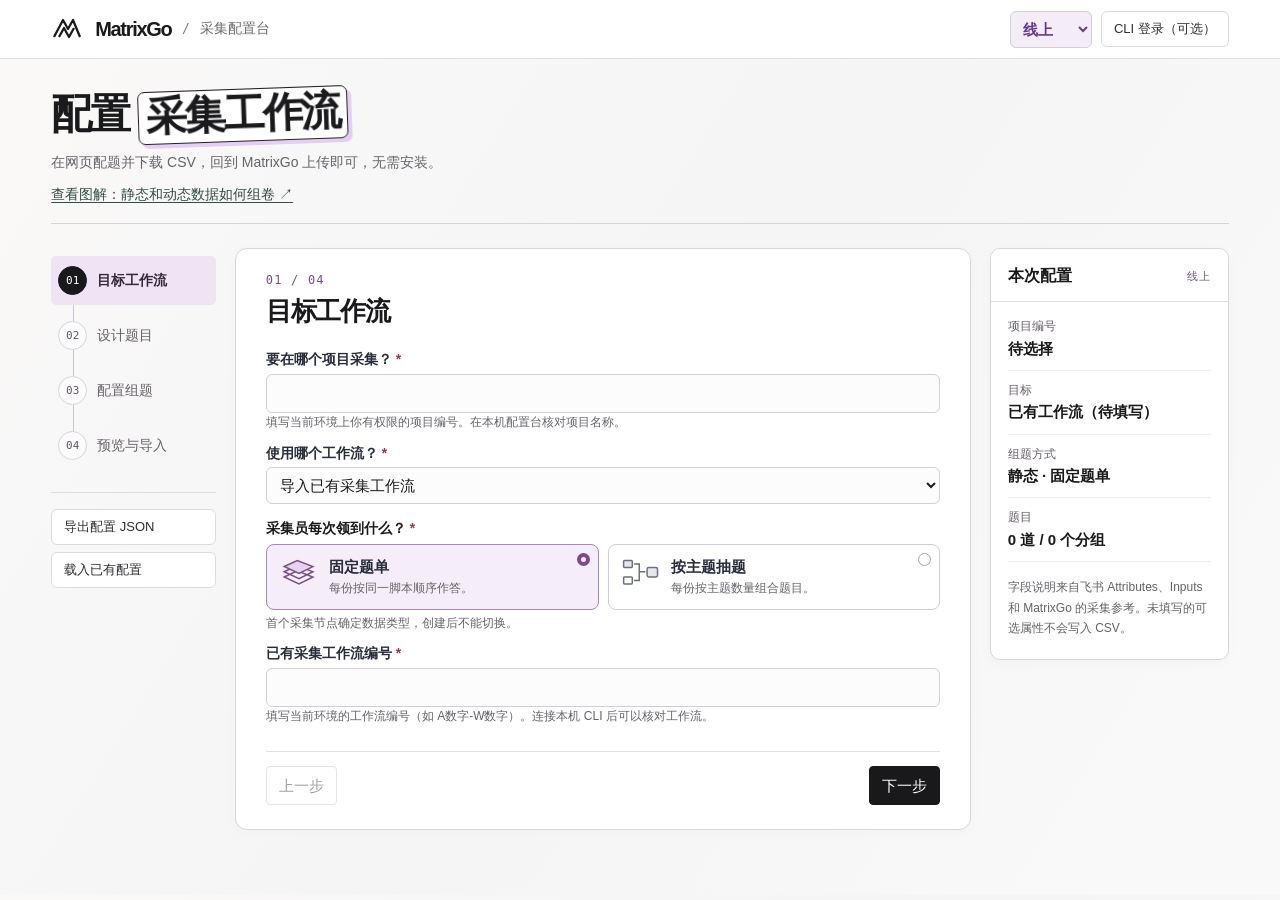
<file: index.html>
<!doctype html><html lang="zh-CN"><meta charset="utf-8"><meta name="viewport" content="width=device-width,initial-scale=1"><title>MatrixGo 采集配置台</title><link rel="stylesheet" href="ui.css"><header><div><span class="mark" aria-hidden="true"><svg viewBox="0 0 32 32" fill="none"><path d="M3 24 12 7l5 9 5-9 7 17M8 24l5-9 5 9 5-9" stroke="currentColor" stroke-width="2.25" stroke-linejoin="round"/></svg></span><strong>MatrixGo</strong><i>/</i><span class="brandtxt">采集配置台</span></div><div class="envbar"><select id="env-select" aria-label="平台环境"><option value="PROD">线上</option><option value="DEV">DEV</option></select><button id="connection">CLI 登录（可选）</button><button id="history" hidden>执行记录</button></div></header><main><div class="titleband"><div class="title-copy"><h1>配置<span class="paper-title">采集工作流</span></h1><p class="lead">在网页配题并下载 CSV，回到 MatrixGo 上传即可，无需安装。</p><a class="guide-link" href="guide/collection/?view=flow" target="_blank" rel="noopener">查看图解：静态和动态数据如何组卷 ↗</a></div><button id="specimen" type="button" aria-label="查看当前题目的属性卡" title="点击切换：题面、属性、CSV"><span class="deck-stack" aria-hidden="true"><span class="deck-card" data-kind="content" data-rank="0"><span class="deck-head"><b>题面</b><i>Content</i></span><span class="deck-body"></span></span><span class="deck-card" data-kind="attrs" data-rank="1"><span class="deck-head"><b>属性</b><i>Attributes</i></span><span class="deck-body"></span></span><span class="deck-card" data-kind="csv" data-rank="2"><span class="deck-head"><b>导出行</b><i>CSV</i></span><span class="deck-body"></span></span></span><span class="deck-foot"><span id="deck-count">01 / 03</span><span>翻看本题 <svg viewBox="0 0 16 16" aria-hidden="true"><path d="M3 8h9M8 3l5 5-5 5"/></svg></span></span></button></div><div class="layout"><aside><nav id="nav"></nav><div class="files"><button id="save">导出配置 JSON</button><button id="load">载入已有配置</button><input type="file" id="file" accept=".json" hidden></div></aside><article><div id="page"></div><div id="err" role="alert"></div><footer><button id="prev">上一步</button><button id="next" class="primary">下一步</button></footer></article><section class="summary"><h3 class="receipt"><span>本次配置</span><i id="env-summary">DEV</i></h3><div id="summary"></div><small>字段说明来自飞书 Attributes、Inputs 和 MatrixGo 的采集参考。未填写的可选属性不会写入 CSV。</small></section></div></main><dialog id="modal"><div id="dialogBody"></div><button id="close">关闭</button></dialog><script src="csv-lens.js" defer></script><script src="public.js?v=simple-3" defer></script><script src="ui.js?v=simple-3" defer></script></html>
</file>
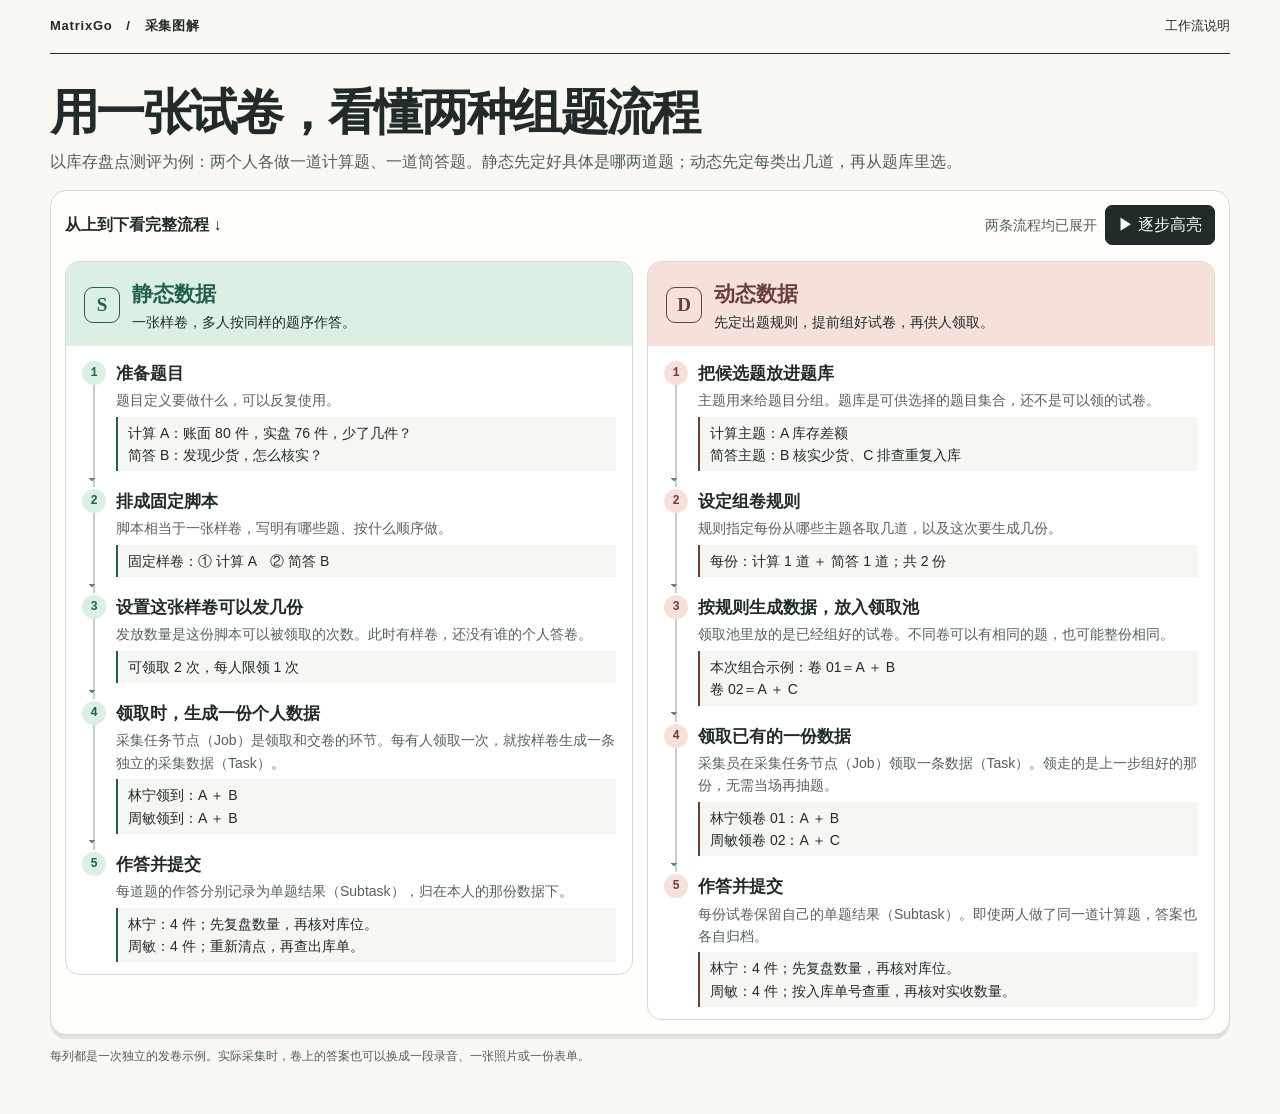
<file: guide/collection/index.html>
<!doctype html><html lang="zh-CN"><meta charset="utf-8"><meta name="viewport" content="width=device-width, initial-scale=1"><title>同一场测评，两种出卷方式 · 采集工作流</title><style>
:root{--ink:#202b2a;--dim:#505e59;--paper:#faf8f2;--line:#d8d9d0;--static:#23604f;--dynamic:#69403f;--mint:#dbefe3;--rose:#f6e1da}*{box-sizing:border-box}body{margin:0;background:var(--paper);color:var(--ink);font:16px/1.6 -apple-system,BlinkMacSystemFont,'PingFang SC','Microsoft YaHei',sans-serif}main{width:min(1180px,94%);margin:0 auto 3rem}header{border-bottom:1px solid var(--ink);padding:16px 0;display:flex;align-items:center;justify-content:space-between;gap:10px;font-size:13px}header b{letter-spacing:.06em}.mono,.tag,.no{font:600 11px/1.4 ui-monospace,monospace;letter-spacing:.08em}.intro{display:grid;grid-template-columns:1.1fr 1fr;align-items:center;gap:28px;margin:30px 0 22px}h1{font-size:clamp(30px,4.1vw,58px);line-height:1.13;letter-spacing:-.055em;margin:5px 0 9px}p{margin:0}.intro p,.foot,.sub{color:var(--dim)}.relation{background:#eeeee6;padding:17px 20px;border-left:3px solid #756d4f;border-radius:0 8px 8px 0}.relation b{font-size:17px}.relation p{font-size:14px;margin-top:4px}.player{border:1px solid var(--line);border-radius:16px;background:#fffefa;padding:18px;box-shadow:0 4px 0 #e4e3da}button{font:inherit;cursor:pointer;border:1px solid #babfb5;background:white;color:var(--ink);border-radius:7px;padding:6px 12px}button:disabled{opacity:.4;cursor:default}button:focus-visible{outline:3px solid #d79d3a;outline-offset:2px}.bar,.controls,.person{display:flex;gap:8px;align-items:center;flex-wrap:wrap}.bar{justify-content:space-between;margin-bottom:13px}.play{background:var(--ink);color:white;border-color:var(--ink);min-width:100px}.phase{display:grid;grid-template-columns:repeat(4,1fr);gap:4px}.phase button{border:0;border-top:3px solid #d8dbd1;border-radius:0;text-align:left;background:none;font-size:14px}.phase button[aria-current=step]{border-color:#253d34;font-weight:750;background:#f0f3ea}.phase b{font:11px monospace;margin-right:5px}.caption{padding:14px 4px 0;font-size:16px;min-height:45px}.caption strong{color:#294b3d}.lanes{display:grid;grid-template-columns:1fr 1fr;gap:14px;margin-top:16px}.lane{--accent:var(--static);--wash:var(--mint);border:1px solid var(--line);border-radius:14px;background:#fff;overflow:hidden}.lane.dynamic{--accent:var(--dynamic);--wash:var(--rose)}.lanehead{background:var(--wash);padding:15px 18px 13px;display:flex;align-items:center;gap:12px}.lanehead h2{margin:0;font-size:21px;color:var(--accent)}.sig{border:1px solid var(--accent);color:var(--accent);width:36px;height:36px;border-radius:9px;display:grid;place-items:center;font:700 19px Georgia,serif}.lanehead p{font-size:13px}.zone{margin:12px 15px;padding:12px 14px;background:#f8f8f5;border:1px solid #e0e2da;border-radius:10px;min-height:74px}.zone.focus{border-color:var(--accent);background:var(--wash)}.label{font-size:12px;color:var(--accent);font-weight:700;display:block}.tokens{display:flex;gap:5px;align-items:center;flex-wrap:wrap;margin-top:6px}.chip{display:inline-flex;align-items:center;border:1px solid #bfcac1;border-radius:5px;padding:2px 7px;background:#fff;font-size:13px;line-height:1.55}.chip b{color:var(--accent);font:700 11px monospace;margin-right:5px}.note{font-size:13px;color:var(--dim);margin-top:5px}.packet{font-size:14px;margin-top:6px;border-left:2px solid var(--accent);padding:3px 9px;background:#ffffffa8}.packet .tokens{display:inline-flex;vertical-align:middle}.dim{opacity:.8}.person{font-size:13px;border-top:1px dashed var(--line);padding-top:12px;margin-top:14px}.person button{font-size:13px}.person button[aria-pressed=true]{background:#263e35;color:white}.readout{font-size:13px;color:var(--dim)}.defs{display:grid;grid-template-columns:repeat(4,1fr);gap:14px;margin-top:27px}.defs div{border-top:1px solid #89928a;padding-top:8px;font-size:13px}.defs b{display:block;font-size:16px}.foot{margin-top:16px;font-size:12px}.ghost{position:fixed;z-index:8;pointer-events:none;box-shadow:0 4px 12px #203b2725;background:#fffbe7}.topic{font-size:12px;color:var(--dim)}@media(max-width:760px){.intro{grid-template-columns:1fr;gap:16px}.lanes{grid-template-columns:1fr}.defs{grid-template-columns:1fr 1fr}.phase button{padding:6px 3px}.phase b{display:block}.player{padding:12px}.bar .mono{display:none}}@media(prefers-reduced-motion:reduce){*{animation:none!important;transition:none!important}}
.sheet{background:repeating-linear-gradient(#fff 0px,#fff 27px,#e4eaf1 28px);border:1px solid #b5c4bd;border-radius:3px;padding:12px 15px;margin:6px 0;box-shadow:2px 3px 0 #d5ded5}.sheet-head,.qa{display:flex;align-items:center;gap:.55em;margin:.25em 0}.sheet-head{justify-content:space-between}.sheet-head span,.qa>span{font-size:13px}.qa em{font:italic 22px Georgia,serif;color:#23538b}.qa i{color:#9aaba8;font-size:12px}.key{margin:24px 0}.key summary{cursor:pointer;font-weight:bold}.key .defs{margin-top:12px} .intro{margin:26px 0 16px}.intro h1{font-size:clamp(28px,3.8vw,50px)}.lanes{align-items:start}.lane{padding-bottom:12px}.flow{list-style:none;padding:0 16px;margin:14px 0 0}.flow li{position:relative;padding:0 0 17px 34px}.flow li:not(:last-child):before{content:"";position:absolute;top:24px;bottom:1px;left:11px;border-left:2px solid #c7d1c9}.flow li:not(:last-child):after{content:"▾";position:absolute;bottom:-3px;left:6px;color:#708276;font-size:16px}.flow li:last-child{padding-bottom:0}.n{position:absolute;left:0;top:1px;width:24px;height:24px;border-radius:50%;background:var(--wash);color:var(--accent);display:grid;place-items:center;font:700 12px monospace}.flow h3{margin:0;font-size:17px}.flow li p{font-size:14px;color:#56625e;margin:2px 0 5px}.eg{font-size:14px;border-left:2px solid var(--accent);background:#f6f7f3;padding:5px 10px}.flow li.on .eg{background:var(--wash)}.flow li.on .n{background:var(--accent);color:white}.flow li.on h3{color:var(--accent)}.flow .eg span{display:block}.player{padding:14px}.bar{margin:0}.guide-note{font-size:14px;color:var(--dim)}.intro{grid-template-columns:1fr}.lanehead p{font-size:14px}.foot{margin-top:12px}@media(max-width:760px){.flow{padding:0 12px}.intro{margin:16px 0}.bar{gap:9px}} </style><main><header><b>MatrixGo　/　采集图解</b><span>工作流说明</span></header><section class="intro"><div><h1>用一张试卷，看懂两种组题流程</h1><p>以库存盘点测评为例：两个人各做一道计算题、一道简答题。静态先定好具体是哪两道题；动态先定每类出几道，再从题库里选。</p></div></section><section class="player"><div class="bar"><b>从上到下看完整流程 ↓</b><div class="controls"><span id="progress" class="guide-note" aria-live="polite">两条流程均已展开</span><button class="play" id="play">▶ 逐步高亮</button></div></div><div class="lanes" id="lanes"></div></section><p class="foot">每列都是一次独立的发卷示例。实际采集时，卷上的答案也可以换成一段录音、一张照片或一份表单。</p></main><script>
const tracks=[{mode:'静态数据',how:'一张样卷，多人按同样的题序作答。',rows:[
['准备题目','题目定义要做什么，可以反复使用。','计算 A：账面 80 件，实盘 76 件，少了几件？','简答 B：发现少货，怎么核实？'],
['排成固定脚本','脚本相当于一张样卷，写明有哪些题、按什么顺序做。','固定样卷：① 计算 A　② 简答 B'],
['设置这张样卷可以发几份','发放数量是这份脚本可以被领取的次数。此时有样卷，还没有谁的个人答卷。','可领取 2 次，每人限领 1 次'],
['领取时，生成一份个人数据','采集任务节点（Job）是领取和交卷的环节。每有人领取一次，就按样卷生成一条独立的采集数据（Task）。','林宁领到：A ＋ B','周敏领到：A ＋ B'],
['作答并提交','每道题的作答分别记录为单题结果（Subtask），归在本人的那份数据下。','林宁：4 件；先复盘数量，再核对库位。','周敏：4 件；重新清点，再查出库单。']
]},{mode:'动态数据',how:'先定出题规则，提前组好试卷，再供人领取。',rows:[
['把候选题放进题库','主题用来给题目分组。题库是可供选择的题目集合，还不是可以领的试卷。','计算主题：A 库存差额','简答主题：B 核实少货、C 排查重复入库'],
['设定组卷规则','规则指定每份从哪些主题各取几道，以及这次要生成几份。','每份：计算 1 道 ＋ 简答 1 道；共 2 份'],
['按规则生成数据，放入领取池','领取池里放的是已经组好的试卷。不同卷可以有相同的题，也可能整份相同。','本次组合示例：卷 01＝A ＋ B','卷 02＝A ＋ C'],
['领取已有的一份数据','采集员在采集任务节点（Job）领取一条数据（Task）。领走的是上一步组好的那份，无需当场再抽题。','林宁领卷 01：A ＋ B','周敏领卷 02：A ＋ C'],
['作答并提交','每份试卷保留自己的单题结果（Subtask）。即使两人做了同一道计算题，答案也各自归档。','林宁：4 件；先复盘数量，再核对库位。','周敏：4 件；按入库单号查重，再核对实收数量。']
]}];document.getElementById('lanes').innerHTML=tracks.map((t,k)=>`<article class="lane ${k?'dynamic':'static'}"><div class="lanehead"><span class="sig" aria-hidden="true">${k?'D':'S'}</span><div><h2>${t.mode}</h2><p>${t.how}</p></div></div><ol class="flow">${t.rows.map(([title,desc,...ex],i)=>`<li data-row="${i}"><span class="n" aria-hidden="true">${i+1}</span><h3>${title}</h3><p>${desc}</p><div class="eg">${ex.map(x=>`<span>${x}</span>`).join('')}</div></li>`).join('')}</ol></article>`).join('');let step=-1,timer=null;const btn=document.getElementById('play'),statusText=document.getElementById('progress');function show(){document.querySelectorAll('[data-row]').forEach(e=>e.classList.toggle('on',+e.dataset.row===step));statusText.textContent=step===-1?'两条流程均已展开':`第 ${step+1} / 5 步：${['题目来源','确定题单','领取前','领取时','提交后'][step]}`;btn.textContent=timer?'Ⅱ 暂停':step===4?'↺ 重新高亮':step===-1?'▶ 逐步高亮':'▶ 继续高亮'}function stop(){clearInterval(timer);timer=null}btn.onclick=()=>{if(timer){stop();show();return}if(step===4||step===-1)step=0;timer=setInterval(()=>{step++;if(step===4)stop();show()},2400);show()};
</script></html>
</file>
<file: ui.css>
*{box-sizing:border-box}html{color-scheme:light}body{margin:0;background:#f1f4ef;color:#193b37;font:15px/1.55 -apple-system,BlinkMacSystemFont,'PingFang SC',sans-serif}header{background:#fff;border-bottom:1px solid #cfdbd1;padding:12px max(4vw,18px);display:flex;align-items:center;justify-content:space-between}header div{display:flex;align-items:center;gap:12px}.mark{background:#175c50;color:white;padding:3px 8px;border-radius:7px}i{color:#9db4a8}main{max-width:1500px;margin:auto;padding:28px 4vw 65px}h1{font-size:clamp(27px,3vw,38px);letter-spacing:-.05em;margin:0}h2{font-size:23px;margin:3px 0 12px}h3{margin:8px 0 13px;font-size:16px}.lead,small,.muted{color:#576d62}.lead{margin:2px 0 22px}.layout{display:grid;grid-template-columns:175px minmax(0,1fr) 222px;gap:18px;align-items:start}aside,.summary{position:sticky;top:12px}nav{display:grid;gap:4px}button,select,input,textarea{font:inherit;color:inherit}button{cursor:pointer;border:1px solid #bfcdc2;border-radius:6px;padding:7px 12px;background:#fff}button:disabled{opacity:.46;cursor:not-allowed}button:hover:not(:disabled){border-color:#246f60}nav button{text-align:left;background:transparent;border-color:transparent}nav button.on,.primary{background:#195d50;color:#fff}nav b{font:12px monospace;margin-right:9px}article,.summary,dialog{background:#fff;border:1px solid #cbd8ce;border-radius:12px}article{padding:22px 24px;min-width:0;box-shadow:0 7px 24px #21463109}.summary{padding:18px}.summary p{border-top:1px solid #e1e9e1;padding:7px 0;margin:0;display:grid;gap:1px}.summary span,.num{font-size:12px;color:#497561}.summary small{display:block;margin-top:15px}.num{font:12px monospace;letter-spacing:.05em}fieldset{border:0;margin:0;padding:0}label{display:block;font-weight:630;margin:10px 0 3px}small{display:block;font-size:12px;line-height:1.6}input:not([type=checkbox]),select,textarea{display:block;width:100%;border:1px solid #b7c9be;border-radius:6px;background:#fff;padding:7px 9px;min-height:37px}textarea{resize:vertical;min-height:64px}input:focus,select:focus,textarea:focus,button:focus-visible{outline:2px solid #68a18e;outline-offset:2px}.cols{display:grid;grid-template-columns:1fr 1fr;gap:0 13px}.row,footer,.tools{display:flex;gap:7px;align-items:center;flex-wrap:wrap}.tools{margin:10px 0}.files{margin-top:22px;display:grid;gap:7px}.files button{font-size:13px}footer{justify-content:space-between;margin-top:25px;border-top:1px solid #dbe4dc;padding-top:14px}.notice,#err:not(:empty){background:#fbf1d7;border-left:3px solid #c68a34;padding:8px 12px;margin:10px 0;white-space:pre-wrap}.error,#err:not(:empty){color:#8a391f}.box,details{border:1px solid #d6e1d8;border-radius:7px;padding:12px;margin:12px 0;background:#fafcf8}summary{cursor:pointer;font-weight:650}.pills{display:flex;gap:5px;flex-wrap:wrap}.pills .active{background:#e3f0e6;border-color:#4a8a75}.pills button{font-size:13px}.prop{border-top:1px solid #d8e3d9;padding:8px 0;display:grid;grid-template-columns:minmax(0,1fr) minmax(100px,32%);gap:12px}.prop label{margin:0;overflow-wrap:anywhere}.prop small{white-space:pre-line;overflow-wrap:anywhere}.toggle{display:flex;gap:7px;align-items:center}.attrmore{font:12px monospace}.attrs{max-height:440px;overflow:auto;padding:0 5px}.formitem{border-left:3px solid #b5d1bf;padding:4px 12px;margin:10px 0}.r{margin-left:auto}.chip{display:inline-block;border-radius:4px;background:#e8f1ea;padding:2px 7px;font-size:12px}.steps li{padding:2px}pre{white-space:pre-wrap;overflow-wrap:anywhere;max-height:300px;overflow:auto;font:12px/1.6 monospace}dialog{width:min(830px,94vw);max-height:85vh;padding:24px}dialog::backdrop{background:#163c3270}#close{margin-top:12px}.summary b{overflow-wrap:anywhere}@media(max-width:1050px){.layout{grid-template-columns:145px minmax(0,1fr)}.summary{grid-column:2;position:static}}@media(max-width:650px){main{padding:16px 10px}.layout{display:block}aside{position:static}.files{display:flex;margin:6px 0}nav{grid-template-columns:repeat(4,1fr);gap:2px}nav b{display:none}nav button{font-size:12px;padding:7px 3px;text-align:center}.summary{margin-top:12px}article{padding:14px}.cols,.prop{grid-template-columns:1fr}.prop{gap:3px}.lead{margin-bottom:12px}}
/* Indigo ink, paper and receipt */
:root{--ink:#191b2b;--mut:#656978;--blue:#4339ac;--line:#dfdfdc;--lilac:#eeedfb;--paper:#f7f6f2}body{color:var(--ink);background:var(--paper);font-family:-apple-system,BlinkMacSystemFont,'PingFang SC','Microsoft Yahei',sans-serif}header{background:#1d2035;border:0;color:#f8f7f4;height:55px;padding-inline:max(4vw,16px)}header strong{font-size:20px;letter-spacing:-.06em}.mark{display:grid;place-items:center;padding:0;background:transparent;color:#b5afff}.mark svg{width:32px;height:32px}header i{color:#77768b}.brandtxt{font-size:14px;color:#d6d5e3}header button{background:transparent;border-color:#515368;color:#f1efff;font-size:13px;border-radius:4px}header .envbar{gap:9px}.devtag{display:flex;align-items:center;gap:7px;color:#ffcf73;font:bold 12px/1.2 ui-monospace,monospace;letter-spacing:.08em}.devtag em{width:7px;height:7px;background:#ffcb62;border-radius:2px}.titleband{display:flex;justify-content:space-between;align-items:center;margin:0 0 23px;padding-bottom:17px;border-bottom:1px solid #cbcbd0}.period{color:#695ee5}.titleband h1{font-size:clamp(30px,3.1vw,47px);line-height:1.22;letter-spacing:-.05em}.titleband p{margin:4px 0 0;color:var(--mut)}.envnote{text-align:right;font-size:13px}.envnote span{display:block;color:var(--mut)}.envnote b{font:13px/1.8 ui-monospace,monospace}.layout{grid-template-columns:166px minmax(0,1fr) 234px;gap:22px}aside{padding-top:8px}nav{position:relative;gap:6px}nav::before{position:absolute;content:'';width:1px;background:#c6c5d2;top:18px;bottom:18px;left:22px;z-index:-1}nav button{color:#5b5e6d;font-size:14px;padding:9px 6px;display:flex;align-items:center;border-radius:5px;gap:10px}nav b{display:grid;place-items:center;width:29px;height:29px;background:var(--paper);border:1px solid #b9bac7;border-radius:50%;margin:0;color:#565a6b;font-size:11px}nav button.on{background:#e7e5f5;color:#322a85;font-weight:700}nav .on b{color:white;background:#4840a8;border-color:#4840a8}.files{border-top:1px solid var(--line);padding-top:16px}.files button{background:transparent;text-align:left}.summary{border:0;border-radius:3px;background:#fff;box-shadow:0 2px 9px #1818250d;overflow:hidden;padding:0 17px 20px}.receipt{margin:0 -17px 5px;display:flex;justify-content:space-between;align-items:center;background:#282941;color:#fff;padding:13px 17px;font-size:16px}.receipt i{font:11px ui-monospace,monospace;color:#f5cf85;letter-spacing:.1em}.summary p{border-top:0;border-bottom:1px dashed #d7d6df;padding:10px 0}.summary span,.num{color:#656184}.summary small{color:var(--mut)}article{position:relative;border:1px solid var(--line);border-top:3px solid var(--blue);border-radius:3px;padding:24px clamp(17px,2.3vw,34px);box-shadow:0 4px 18px #191d2a06}article h2{color:#202034;margin:4px 0 18px;font-size:25px}.num{font:12px ui-monospace,monospace;letter-spacing:.1em;color:var(--blue)}label{font-size:14px;color:#292c3b}small,.muted{color:var(--mut)}button{border-color:#c7c6d0;color:#2f3047;border-radius:4px}.primary{background:var(--blue);border-color:var(--blue);color:white}.primary:hover:not(:disabled){background:#342b8a}input:not([type=checkbox]),textarea,select{background:#fdfdfc;color:var(--ink);border-color:#c7c8d0;border-radius:4px}input:focus,select:focus,textarea:focus,button:focus-visible{outline-color:#8f89d6}.box,details{background:#f8f8fb;border-color:#dfdfe8;border-radius:4px}.prop{border-color:#e0dfe7}.chip,.pills .active{color:#3b328e;background:var(--lilac);border-color:#8880c7}.formitem{border-color:#aba5db}footer{border-top-color:#dfdfe4}.notice,#err:not(:empty){background:#fff2d6;border-color:#c58c2b}.files [hidden],[hidden]{display:none!important}.summary{word-break:break-word}pre{background:#efeff5;padding:10px}dialog{border-color:var(--line);color:var(--ink);border-radius:7px}@media(max-width:1080px){.layout{grid-template-columns:146px minmax(0,1fr)}.summary{grid-column:2}.envnote{display:none}}@media(max-width:650px){main{padding:15px 12px 34px}header{padding-inline:12px}header div{gap:6px}header strong{font-size:17px}.brandtxt,header>div>i{display:none}.layout{display:block}.titleband{margin-bottom:6px;padding-bottom:10px}nav{gap:3px}nav::before{display:none}nav button{justify-content:center;padding:7px 1px;font-size:12px;gap:3px}nav b{display:none}.files{border:0;padding:0;margin:8px 0;justify-content:flex-end}.files button{font-size:12px;padding:3px 8px}aside{padding-top:0}.envbar button{padding:5px 8px}article{padding:16px}.summary{margin-top:12px}.titleband h1{font-size:31px}}
.receipt span{color:#f6f5ff;font-size:15px}.modeblock{margin:14px 0 10px}.modeblock legend{padding:0;font-size:14px;font-weight:650}.modegrid{display:grid;grid-template-columns:1fr 1fr;gap:9px;margin:4px 0}.modecard{position:relative;display:flex;align-items:center;gap:10px;min-width:0;margin:0;padding:10px 12px;border:1px solid #cfced8;border-radius:5px;cursor:pointer;background:#fff}.modecard i{border:1px solid #a6a4b6;border-radius:50%;width:13px;height:13px;position:absolute;right:8px;top:8px}.modecard.chosen{background:#f1effa;border-color:#847bc9}.modecard.chosen i{border:4px solid #5548b6}.modecard:focus-within{outline:2px solid #8d83cd}.modecard input[type=radio]{clip-path:inset(50%);width:1px;height:1px;padding:0;border:0;min-height:0;position:absolute}.modecard strong{font-size:15px}.modecard small{font-weight:400}.modeicon{flex:none}.modeicon svg{width:40px;height:37px;stroke:#61559e;stroke-width:1.7}.modeicon .fill{fill:#d7d1f2}.modecard:not(.chosen) svg{stroke:#6c6e7f}.modecard:not(.chosen) .fill{fill:#e6e7eb}@media(max-width:750px){.modecard{gap:6px;align-items:flex-start;flex-direction:column;padding:8px}.modeicon svg{width:28px;height:23px}.modecard small{font-size:11px}}
/* Inline field-to-CSV inspector */
.csv-bar{margin:16px 0 14px;padding:12px 15px;background:#f5f4fa;border:1px solid #dcd9eb;border-left:3px solid var(--blue);border-radius:4px}.csv-bar-top,.csv-label,.csv-legend{display:flex;align-items:center;justify-content:space-between;gap:8px}.csv-bar-top{margin-bottom:5px}.csv-bar-top b{font-size:14px}.csv-switch{display:flex;padding:2px;background:#e6e4ef;border-radius:5px}.csv-switch button{padding:4px 11px;background:none;font-size:12px;border:1px solid transparent}.csv-switch [aria-pressed=true]{background:white;border-color:#c7c2db;color:#383183;font-weight:650;box-shadow:0 1px 3px #23213412}.csv-bar details{padding:7px 0 0;margin:8px 0 0;border:0;border-top:1px solid #dcd9e7;border-radius:0;background:none}.csv-bar summary{font-size:12px;color:var(--blue);width:fit-content}.csv-label{align-items:baseline;justify-content:flex-start;margin:10px 0 3px}.csv-label label{margin:0}.prop .csv-label{margin:0}.csv-label .csv-peek{flex:none;padding:2px 5px;border:1px solid #d3d0df;color:#5b5674;font:10px/1.25 ui-monospace,monospace;letter-spacing:.04em;background:#fff;border-radius:3px}.csv-peek.is-on,.csv-peek:hover:not(:disabled){background:#eae7fc;border-color:#9089c6;color:#392e87}.csv-slot{min-width:0;grid-column:1/-1;margin:5px 0 4px;border-left:2px solid #b4addd;padding:3px 8px}.csv-slot.is-detail{background:#f2f0fa;border:1px solid #dcd7ec;border-left:2px solid #7567b9;border-radius:3px;padding:7px 9px}.csv-mapping{display:flex;flex-wrap:wrap;align-items:baseline;gap:2px 8px;font-size:12px}.csv-mapping code,.csv-record-body pre,.csv-detail pre{font:12px/1.55 ui-monospace,SFMono-Regular,Consolas,monospace;overflow-wrap:anywhere;white-space:pre-wrap;min-width:0}.csv-address{color:#443590;font-weight:650!important}.csv-fragment{color:#25243b;max-height:5em;overflow:auto}.csv-empty{color:#666474;font-size:12px}.csv-detail{margin-top:5px}.csv-caption{margin:6px 0 3px;font-size:11px;color:#635d7b;font-weight:650}.csv-detail pre,.csv-record-body pre{background:#fff;border:1px solid #dedce8;border-radius:3px;padding:7px 8px;margin:0;max-height:11em}.csv-record-body{margin:8px 0 3px}.csv-record-body>small{margin-top:7px}.csv-legend{font-size:12px;color:#5a526f}.csv-legend button{padding:3px 7px;font-size:12px}.cols>*{min-width:0}.prop>.csv-slot{margin-top:0}.prop:has(>.csv-slot:not([hidden])){row-gap:4px}
/* Studio: white gallery wall, ink type, lilac paper, layered specimens. */
:root{--ink:#1a191b;--mut:#65636a;--blue:#6b2fad;--line:#e0dfe2;--lilac:#f0e5fc;--paper:#faf9f9;--black:#19181b;--violet:#7832b6;--ease:cubic-bezier(.22,.78,.24,1)}
body{background:linear-gradient(122deg,#faf9f8 0,#f6f5f6 52%,#f9f9fa 92%);color:var(--ink)}header{height:59px;background:#fff;border-bottom:1px solid var(--line);color:var(--ink)}header .mark{color:var(--ink)}header strong{letter-spacing:-.065em}.brandtxt{color:#6e6a70}header button,.files button{color:#302d32;border:1px solid #dcd9df;border-radius:6px;background:#fff}header button:hover,.files button:hover{border-color:#82768e}header .devtag{color:#4c2866;background:#f2e8fa;padding:5px 8px;border-radius:4px}.devtag em{background:#9a48c7;border-radius:50%}
main{max-width:1510px;padding-top:18px}.titleband{border-bottom:1px solid #d7d4d8;min-height:145px;margin-bottom:24px;padding:10px 0 18px;gap:20px}.titleband h1{font-size:clamp(29px,3.2vw,48px);font-weight:800;line-height:1.32;letter-spacing:-.055em}.title-copy .lead{margin-top:10px;font-size:14px}.paper-title{display:inline-block;background:#fff;border:1px solid #252127;border-radius:7px;margin-left:9px;padding:0 .18em .045em;line-height:1.19;box-shadow:4px 4px 0 #e5cef3;transform:rotate(-2deg);transform-origin:45% 60%}.title-copy{min-width:0}
#specimen{flex:0 0 255px;display:block;position:relative;padding:0 0 0 7px;margin:0 10px 0 0;background:transparent;border:0;border-radius:8px;text-align:left;color:var(--ink)}.deck-stack{position:relative;display:block;margin:0 14px 0 0;height:92px;isolation:isolate}.deck-card{display:block;position:absolute;bottom:0;left:0;width:100%;height:67px;border:1px solid #c8c4cc;border-radius:10px;padding:7px 12px 9px;overflow:hidden;box-shadow:0 3px 7px #19151c0b;backface-visibility:hidden;transition:transform 410ms var(--ease),opacity 270ms var(--ease)}.deck-card[data-kind=content]{background:#fff}.deck-card[data-kind=attrs]{background:#e9dbf4}.deck-card[data-kind=csv]{background:#e4e4e1}.deck-card[data-rank="0"]{transform:translate(0,0);z-index:3}.deck-card[data-rank="1"]{transform:translate(8px,-11px) rotate(2deg);z-index:2}.deck-card[data-rank="2"]{transform:translate(15px,-22px) rotate(4deg);z-index:1}.deck-head,.deck-foot,.deck-foot>span:last-child{display:flex;align-items:center;justify-content:space-between;gap:7px}.deck-head b{font-size:13px}.deck-head i,.deck-foot{color:#635c68;font:11px/1.3 ui-monospace,monospace}.deck-head i{font-style:normal}.deck-body{display:-webkit-box;-webkit-box-orient:vertical;-webkit-line-clamp:2;overflow:hidden;overflow-wrap:anywhere;font:11px/1.5 ui-monospace,'PingFang SC',monospace;color:#454046;margin-top:3px}.deck-foot{margin:6px 7px 0 0}.deck-foot svg{width:15px;height:15px;stroke:currentColor;fill:none;stroke-width:1.4}
.layout{gap:clamp(14px,1.5vw,24px)}article{border:1px solid #d8d5db;border-radius:12px;box-shadow:0 3px 14px #25202806;background:white}article h2{font-size:26px;font-weight:780;letter-spacing:-.045em;color:var(--black)}.num{color:#765091}.summary{border:1px solid #d8d5db;border-radius:10px;box-shadow:0 3px 13px #25202807}.receipt{background:#fff;color:var(--black);border-bottom:1px solid var(--line);padding:15px 17px 12px}.receipt span{font-size:16px;color:var(--black)}.receipt i{color:#77538a}.summary p{border-bottom:1px solid #eeecef}.summary span:not(.receipt span){color:#67616a}.summary small{line-height:1.7}nav button{color:#69636b}nav button.on{background:#eee4f4;color:#34293b}nav b{color:#5f5865;border-color:#d8d3dc;background:#fcfbfb}nav .on b{background:var(--black);border-color:var(--black);color:white}.files{border-top-color:#dfdce1}.primary,.primary:hover:not(:disabled){background:var(--black);border-color:var(--black);color:white}.primary:hover:not(:disabled){background:#34253e}.pills .active,.chip{background:#f3e9fa;color:#53266d;border-color:#c9abd9}.modecard,.modecard.chosen{border-radius:8px}.modecard.chosen{background:#f5edf9;border-color:#aa84be}.modecard.chosen i{border-color:#7f478d}.modeicon svg{stroke:#795187}.modeicon .fill{fill:#e6d3ef}input:not([type=checkbox]),select,textarea{border-color:#d3cfd6;background:#fdfcfd;border-radius:6px}input[type=checkbox],input[type=radio]{accent-color:#733998}input:focus,select:focus,textarea:focus,button:focus-visible,.modecard:focus-within{outline-color:#a371ba}.box,details{border-color:#e3dfe6;background:#faf9fb;border-radius:7px}.prop{border-color:#e4e0e6}.csv-bar{border:1px solid #e0d5e7;border-left:3px solid #b78bcc;background:#f7f3f9;border-radius:8px}.csv-switch{background:#eae4ed}.csv-switch [aria-pressed=true]{background:#211f22;color:#fff;border-color:#211f22}.csv-address,.csv-bar summary{color:#713c8a}.csv-slot{border-left-color:#c6a9d6}.csv-slot.is-detail{background:#f8f4fa;border-color:#ded0e5;border-left-color:#ac7dbf}.csv-peek.is-on,.csv-peek:hover:not(:disabled){background:#f4e9fa;color:#5e3174;border-color:#b995ca}.csv-caption{color:#66526d}
@media(min-width:1100px){.layout{grid-template-columns:165px minmax(0,1fr) 239px}}@media(max-width:650px){header{height:48px}main{padding-top:7px}.titleband{min-height:unset;align-items:center;gap:8px;margin-bottom:5px;padding:8px 0 12px}.titleband h1{font-size:clamp(21px,5.4vw,32px)}.paper-title{margin-left:4px;border-radius:4px;box-shadow:2px 2px 0 #e5cef3}.title-copy .lead{margin-top:7px;max-width:19em;font-size:11px}.title-copy{flex:1}#specimen{flex-basis:113px;margin:0 3px 0 0;padding:0}.deck-stack{height:64px;margin-right:9px}.deck-card{height:46px;border-radius:6px;padding:5px 6px}.deck-card[data-rank="1"]{transform:translate(4px,-6px) rotate(2deg)}.deck-card[data-rank="2"]{transform:translate(8px,-12px) rotate(4deg)}.deck-head b{font-size:11px}.deck-head i{font-size:8px}.deck-body{font-size:9px;-webkit-line-clamp:1}.deck-foot{margin:4px 0 0;font-size:9px}.deck-foot>span:last-child{font-size:0;gap:0}.deck-foot svg{width:12px}.layout .summary{position:static}.titleband+.layout aside{margin:5px 0}.csv-bar{padding:10px}.csv-bar-top b{font-size:13px}.csv-label .csv-peek{min-width:32px;min-height:23px}.envbar .devtag{font-size:10px}.summary p{padding:6px 0}}
@keyframes studio-arrive{from{opacity:.45;transform:translateY(6px)}to{opacity:1;transform:translateY(0)}}@keyframes studio-reveal{from{opacity:.6;transform:translateX(-4px)}to{opacity:1;transform:none}}@media(prefers-reduced-motion:no-preference){#page .arrive{animation:studio-arrive 240ms var(--ease) both}.csv-slot.is-detail:not([hidden]){animation:studio-reveal 180ms var(--ease) both}button,.modecard{transition:background-color 150ms,color 150ms,border-color 150ms}.paper-title{animation:paper-settle 450ms var(--ease) both}@keyframes paper-settle{from{opacity:.25;transform:translateY(5px) rotate(1deg)}to{opacity:1;transform:rotate(-2deg)}}}@media(prefers-reduced-motion:reduce){*,*::before,*::after{scroll-behavior:auto!important;animation:none!important;transition:none!important}}

.theme-rules{display:grid;margin:1.25rem 0 .5rem;border-top:1px solid #c9c8bd}.theme-rule{display:grid;grid-template-columns:minmax(0,1fr) 6rem auto;align-items:center;gap:1rem;padding:12px 0;border-bottom:1px solid #d7d6cb}.theme-rule small{display:block;overflow-wrap:anywhere}.theme-no{font:12px monospace;color:#696b69;margin-right:.65rem}.theme-rule label{font-size:12px;margin:0}.theme-rule input{margin:3px 0 0}.theme-move{display:flex;gap:2px}.theme-move button{padding:4px 8px}.theme-move button:disabled{opacity:.28}@media(max-width:560px){.theme-rule{grid-template-columns:minmax(0,1fr) 4.5rem auto;gap:6px}.theme-move{flex-direction:column}}

.guide-link{display:inline-block;margin-top:.6rem;color:#344c46;text-underline-offset:.22em;font-size:.9rem}
.script-panel{margin:16px 0 24px}.script-top,.script-head{display:flex;align-items:center;gap:12px;flex-wrap:wrap}.script-top>div{flex:1;min-width:180px}.script-top p{margin:0;color:#625d68}.script-block{margin:12px 0;padding:15px;border:1px solid #dad7dc;border-radius:10px}.script-block.current{border-color:#a37fba;background:#fcf9ff}.script-head strong{overflow-wrap:anywhere}.script-head>div{margin-left:auto;display:flex;gap:7px}.script-head button{font-size:12px}.script-items{border-left:2px solid #dbcede;margin:12px 0 0 5px;padding:3px 0 3px 13px;display:flex;gap:6px;flex-wrap:wrap}.script-items button span{color:#7d7283;margin-right:6px;font-size:11px}.script-items button[aria-current]{border-color:#9253ad;background:#f1e8f7}.script-crumb span{font-weight:400;color:#706673}#script-error{display:block;color:#9c3141}#specimen[hidden]{display:none}
.req{color:#a33448}.field-error{display:block}[aria-invalid=true]{border-color:#a33448}.pin-fold summary small{font-weight:400;display:block;margin:4px 0 0}#env-select{width:auto;min-width:82px;padding:5px 8px;color:#68388a;background:#f4edf8;font-weight:650}.envbar{flex-wrap:wrap}
</file>
